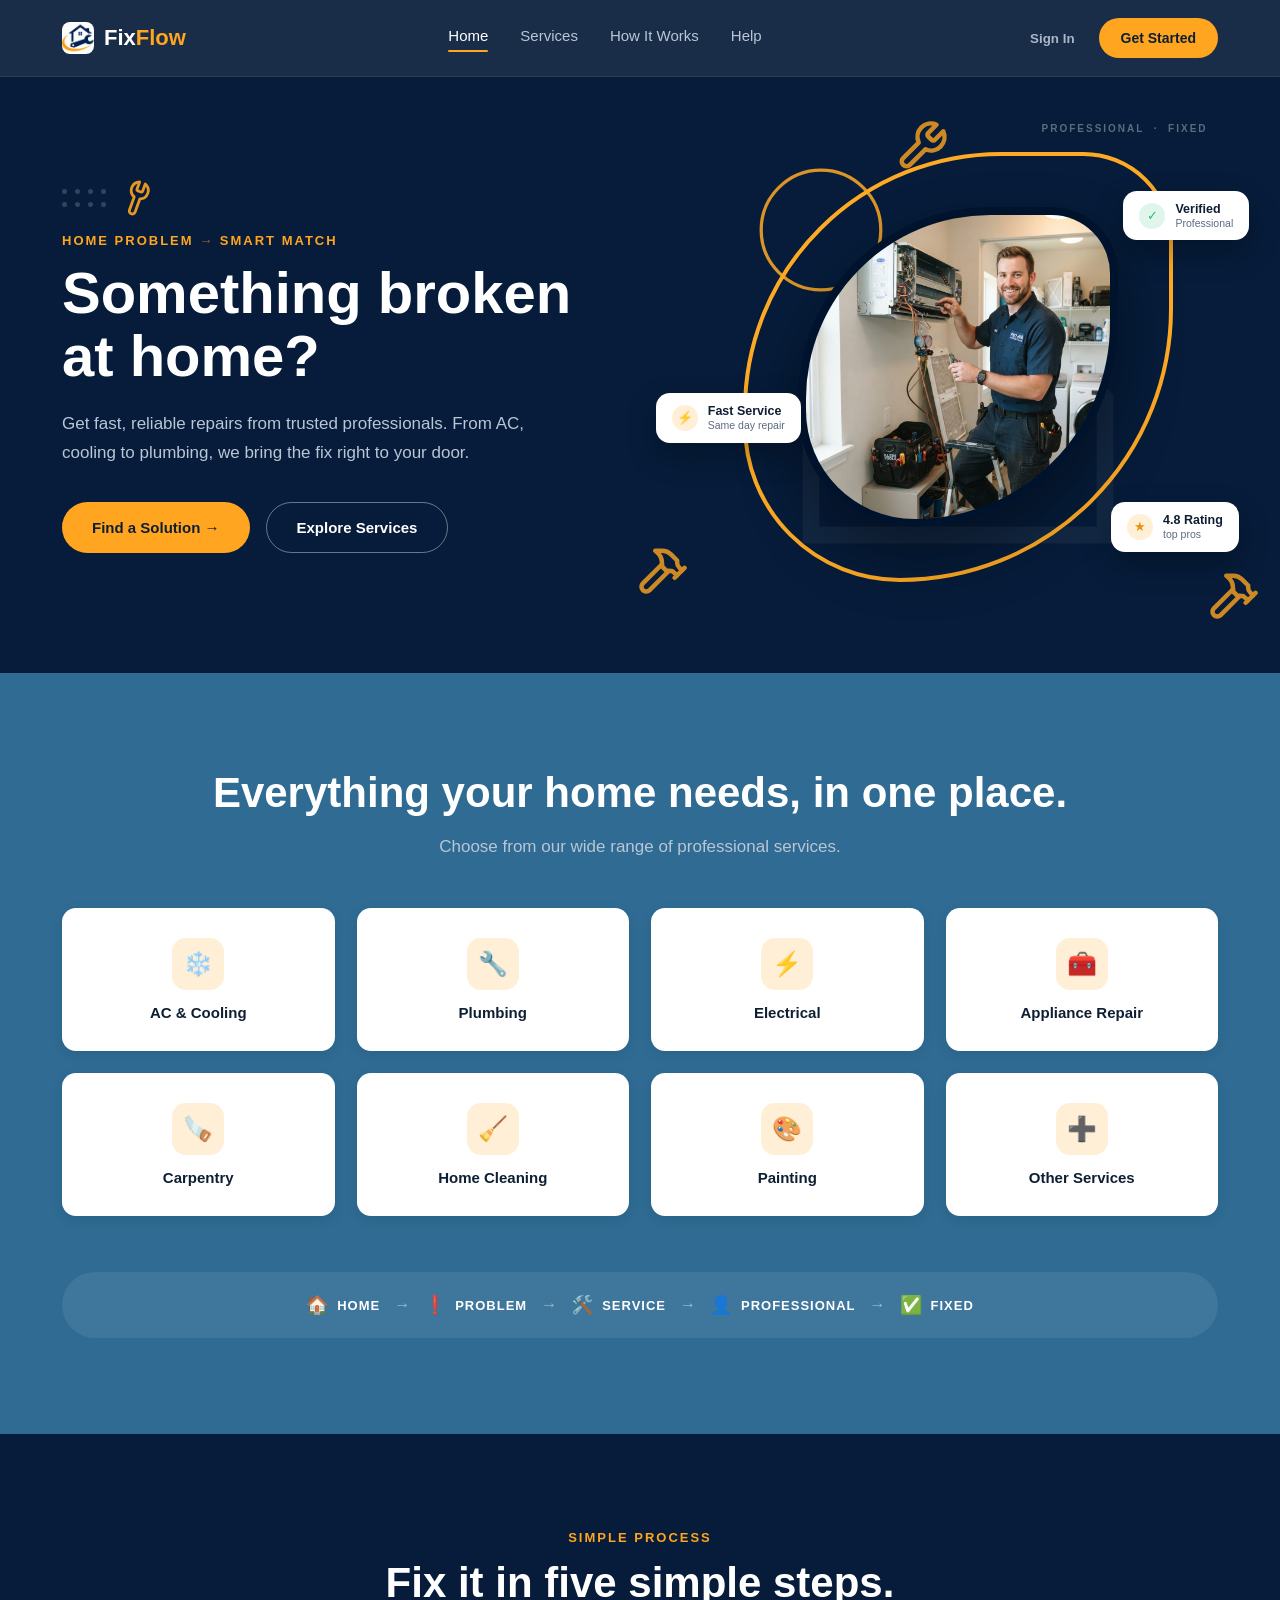
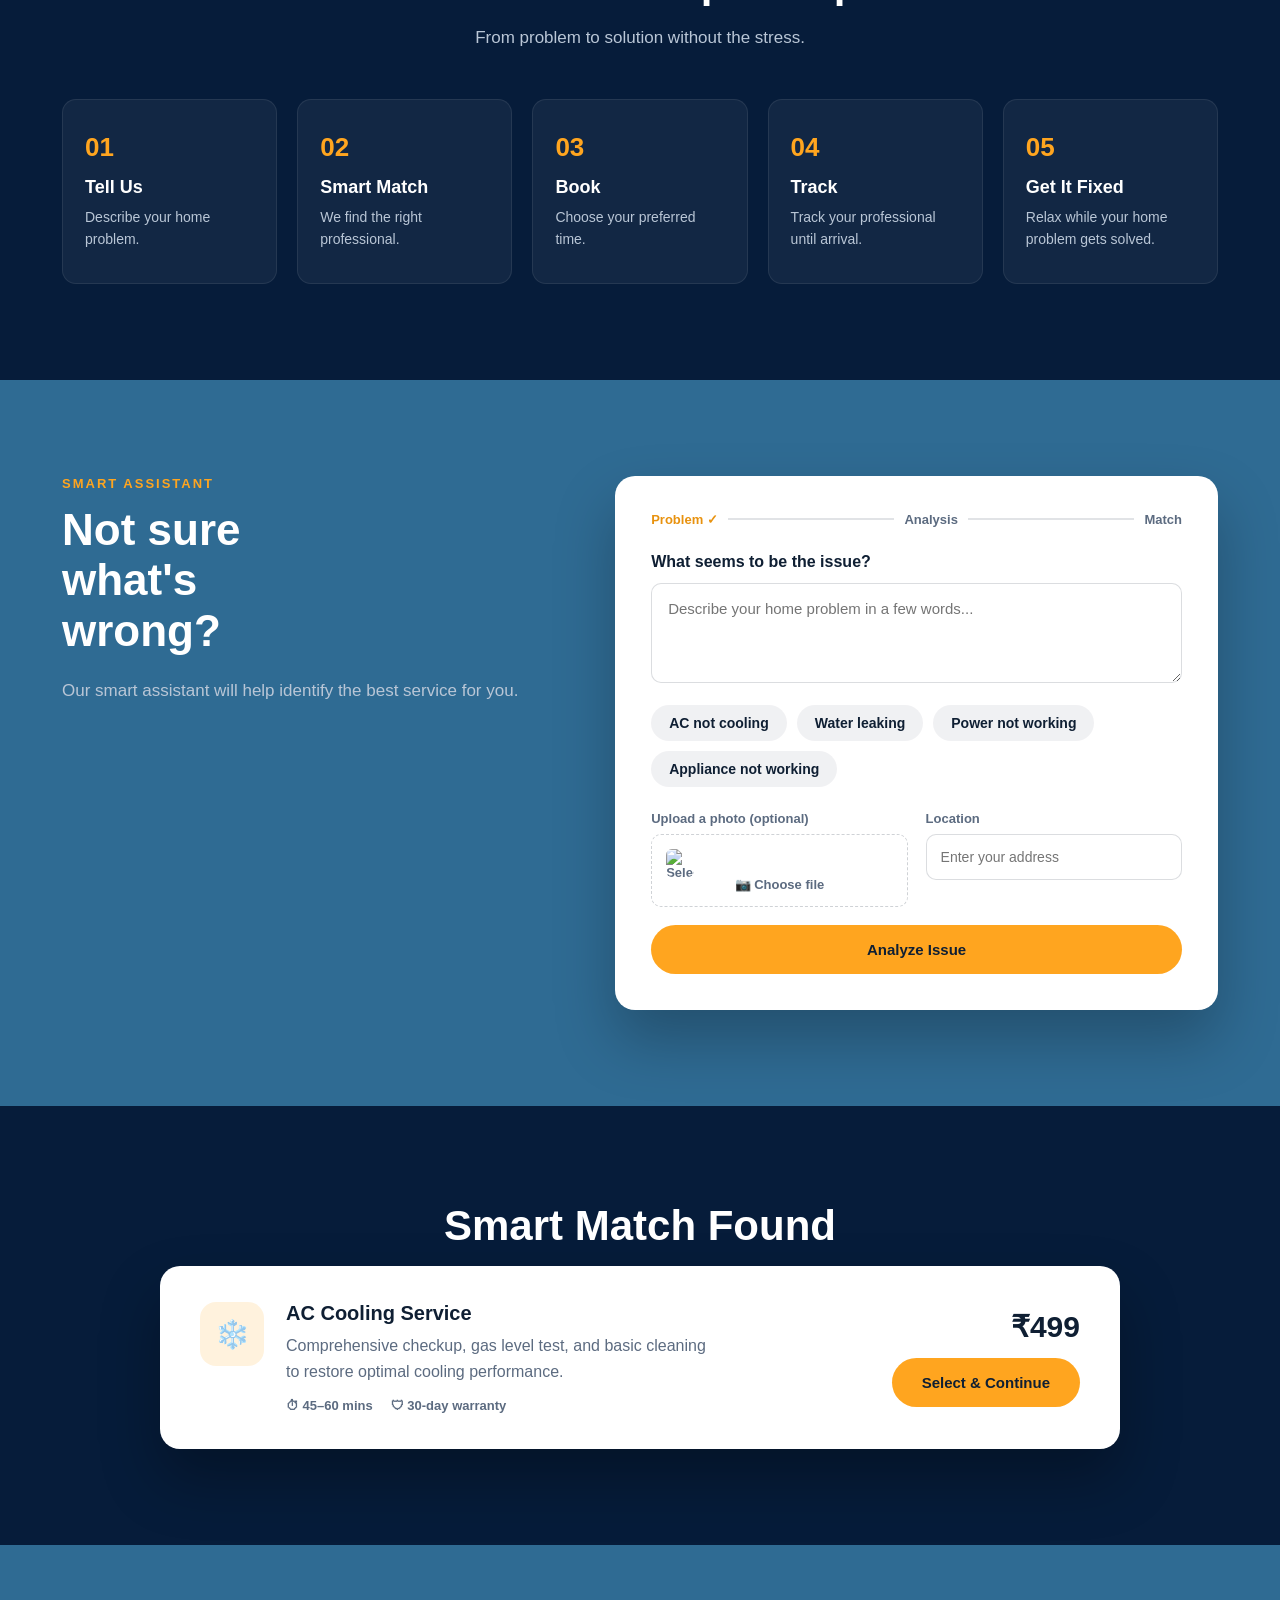
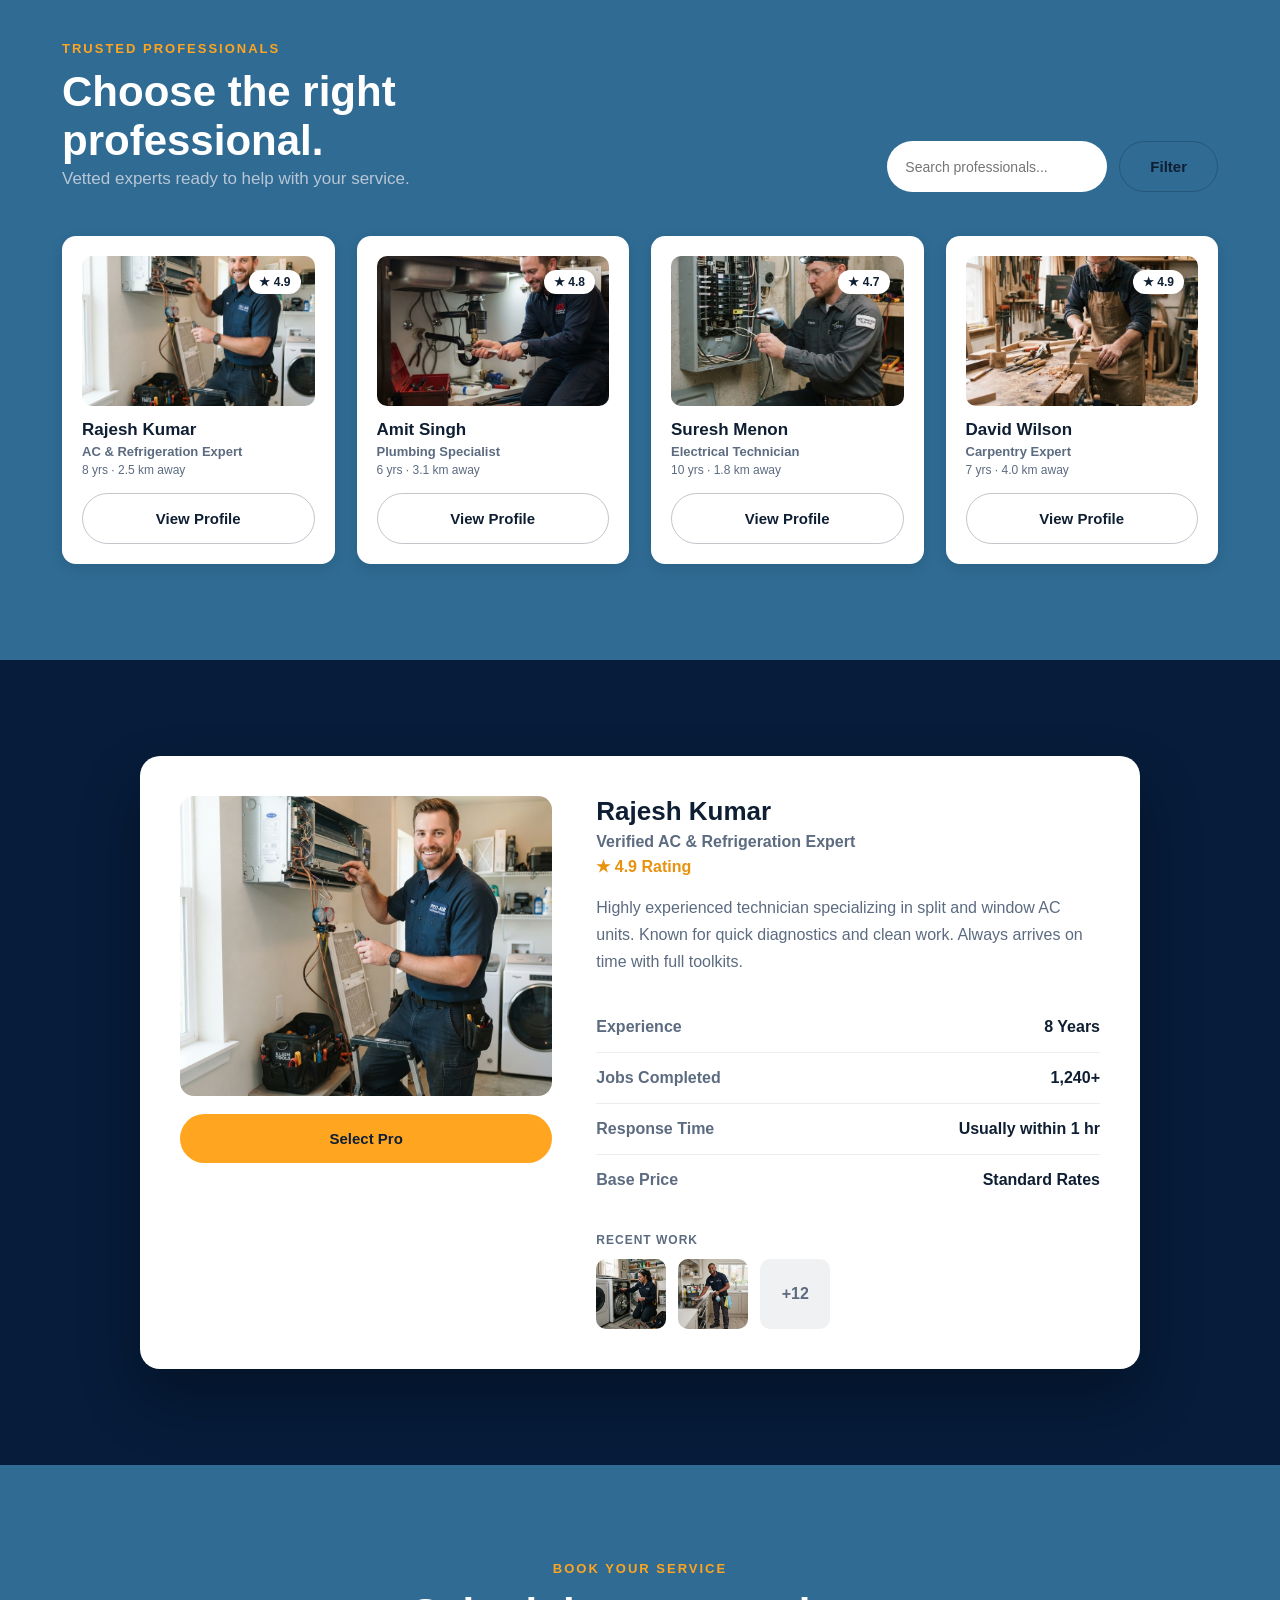
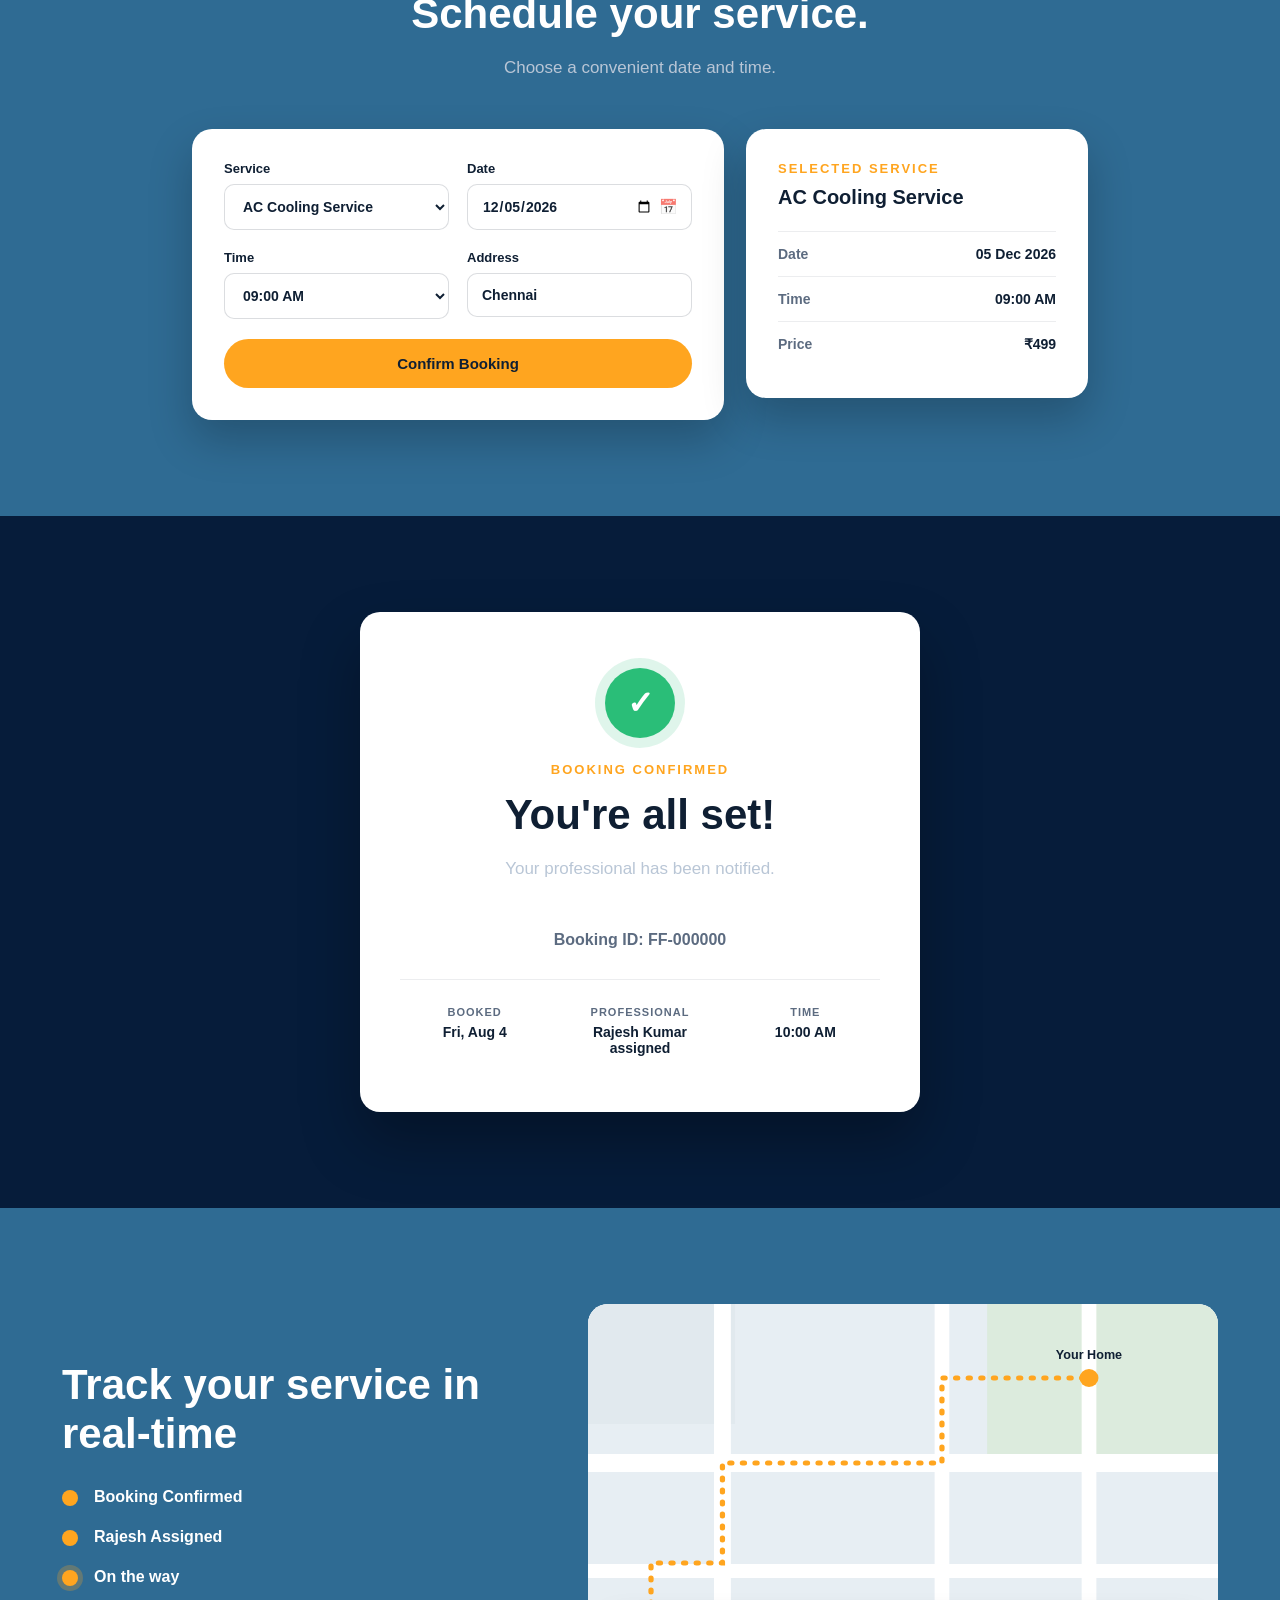
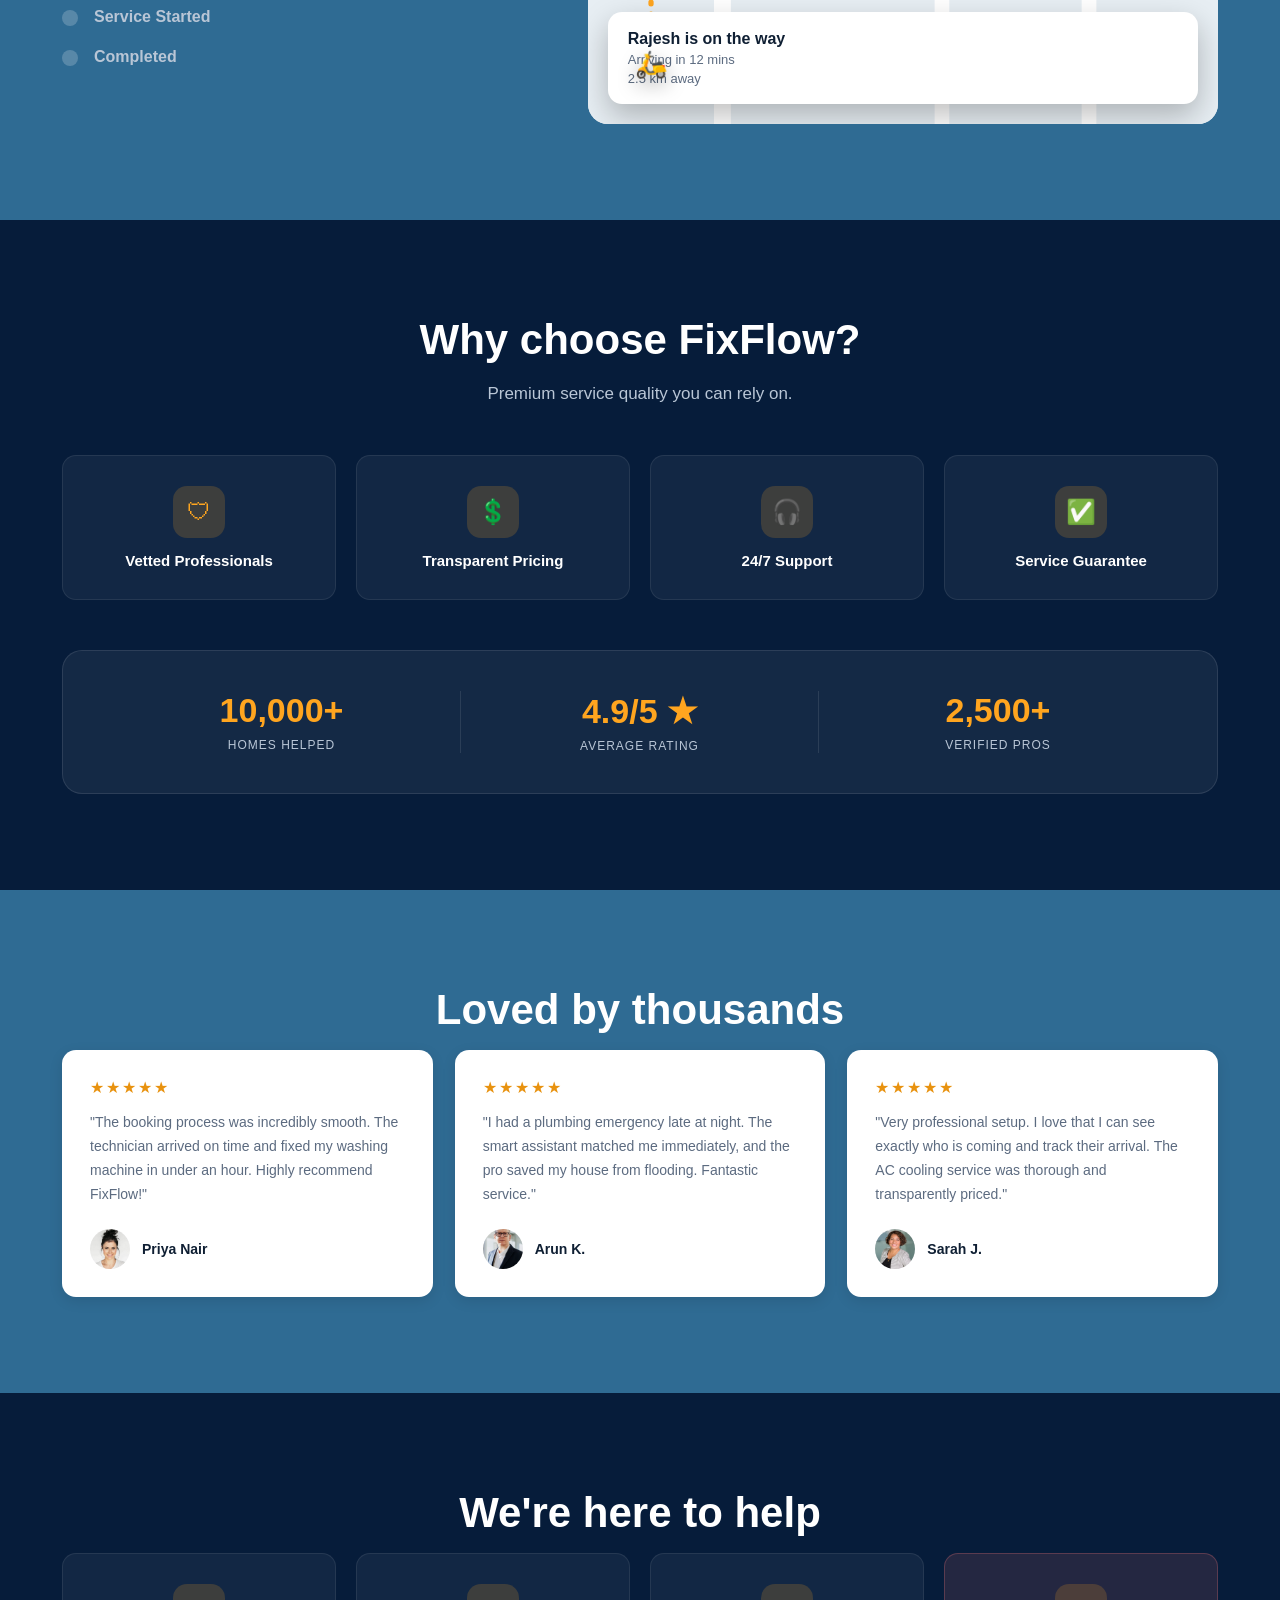
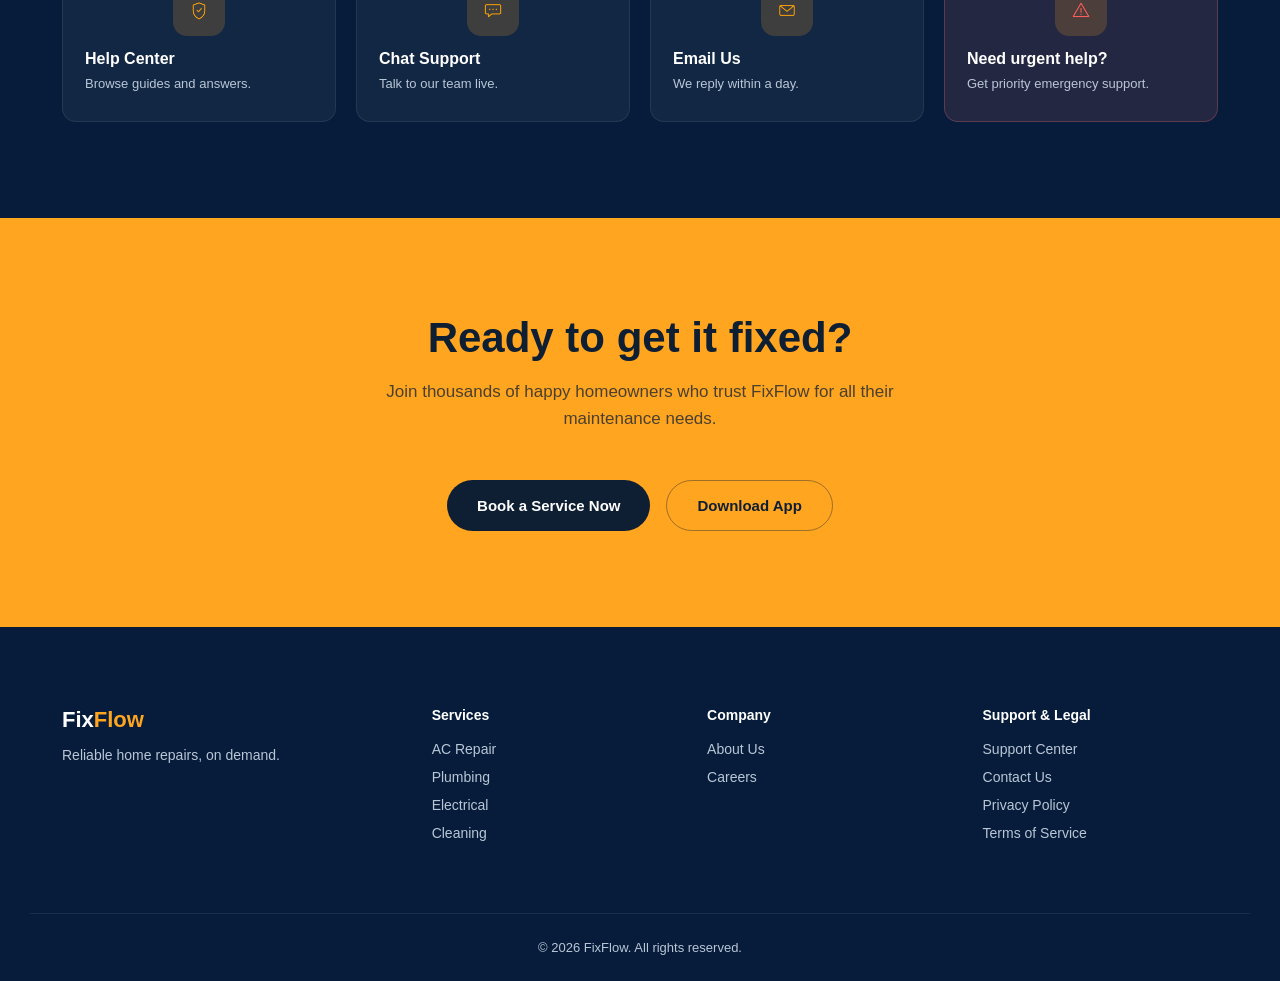
<file: project-folder/index.html>
<!DOCTYPE html>
<html lang="en">
<head>
<meta charset="UTF-8">
<meta name="viewport" content="width=device-width, initial-scale=1.0">
<title>FixFlow — Home Repairs, Simplified</title>
<link rel="stylesheet" href="css/style.css">
</head>
<body>



<!-- NAV -->
<header class="site-nav" id="top">
  <div class="wrap nav-inner">
    <a href="#top" class="logo-link">
      <img src="assets/images/logo.jpg" alt="FixFlow logo" class="logo-img">
      <span class="logo">Fix<span>Flow</span></span>
    </a>
    <nav class="nav-links">
      <a href="#top" class="active">Home</a>
      <a href="#services">Services</a>
      <a href="#process">How It Works</a>
      <a href="#support">Help</a>
    </nav>
    <div class="nav-actions">
      <button class="link-btn" id="signInBtn">Sign In</button>
      <button class="btn btn-orange" id="getStartedBtn">Get Started</button>
    </div>


    <button class="mobile-menu-btn" id="mobileMenuBtn" aria-label="Open menu" aria-expanded="false">
      <span></span><span></span><span></span>
    </button>
  </div>

  <div class="mobile-menu-panel" id="mobileMenuPanel">
    <a href="#top" class="active">Home</a>
    <a href="#services">Services</a>
    <a href="#process">How It Works</a>
    <a href="#support">Help</a>
    <div class="mobile-menu-actions">
      <button class="link-btn" id="mobileSignInBtn">Sign In</button>
      <button class="btn btn-orange full" id="mobileGetStartedBtn">Get Started</button>
    </div>
  </div>
</header>

<!-- 01 HERO — NAVY -->
<section class="section navy hero" id="hero">
  <div class="wrap hero-grid">
    <div class="hero-copy">

      <div class="hero-deco-row">
        <div class="hero-dots" aria-hidden="true">
          <span></span><span></span><span></span><span></span>
          <span></span><span></span><span></span><span></span>
        </div>
        <svg class="hero-wrench" viewBox="0 0 24 24" fill="none" stroke="#FFA51F" stroke-width="2" stroke-linecap="round" stroke-linejoin="round" aria-hidden="true">
          <path d="M14.7 6.3a1 1 0 0 0 0 1.4l1.6 1.6a1 1 0 0 0 1.4 0l3.77-3.77a6 6 0 0 1-7.94 7.94l-6.91 6.91a2.12 2.12 0 0 1-3-3l6.91-6.91a6 6 0 0 1 7.94-7.94l-3.76 3.76z"></path>
        </svg>
      </div>
      <p class="eyebrow">HOME PROBLEM <span class="eyebrow-arrow">→</span> SMART MATCH</p>
      <h1>Something broken<br>at home?</h1>
      <p class="hero-sub">Get fast, reliable repairs from trusted professionals. From AC, cooling to plumbing, we bring the fix right to your door.</p>

      <div class="hero-btns">
        <button class="btn btn-orange" id="findSolutionBtn">Find a Solution →</button>
        <button class="btn btn-outline" id="exploreServicesBtn">Explore Services</button>
      </div>
    </div>
    <div class="hero-art">
      <p class="hero-process-label">PROFESSIONAL &nbsp;·&nbsp; FIXED</p>


      <svg class="hero-deco hero-deco-1" viewBox="0 0 24 24" fill="none" stroke="#FFA51F" stroke-width="2" stroke-linecap="round" stroke-linejoin="round" aria-hidden="true">
        <path d="M14.7 6.3a1 1 0 0 0 0 1.4l1.6 1.6a1 1 0 0 0 1.4 0l3.77-3.77a6 6 0 0 1-7.94 7.94l-6.91 6.91a2.12 2.12 0 0 1-3-3l6.91-6.91a6 6 0 0 1 7.94-7.94l-3.76 3.76z"></path>
      </svg>
      <svg class="hero-deco hero-deco-2" viewBox="0 0 24 24" fill="none" stroke="#FFA51F" stroke-width="2" stroke-linecap="round" stroke-linejoin="round" aria-hidden="true">
        <path d="m15 12-8.5 8.5a2.119 2.119 0 1 1-3-3L12 9"></path>
        <path d="M17.64 15 22 10.64"></path>
        <path d="m20.91 11.7-1.25-1.25c-.6-.6-.93-1.4-.93-2.25v-.86L16.01 4.6a5.56 5.56 0 0 0-3.94-1.64H9l.92.82A6.18 6.18 0 0 1 12 8.4v1.56l2 2h2.47l2.26 1.91"></path>
      </svg>
      <svg class="hero-deco hero-deco-3" viewBox="0 0 24 24" fill="none" stroke="#FFA51F" stroke-width="2" stroke-linecap="round" stroke-linejoin="round" aria-hidden="true">
        <path d="m15 12-8.5 8.5a2.119 2.119 0 1 1-3-3L12 9"></path>
        <path d="M17.64 15 22 10.64"></path>
        <path d="m20.91 11.7-1.25-1.25c-.6-.6-.93-1.4-.93-2.25v-.86L16.01 4.6a5.56 5.56 0 0 0-3.94-1.64H9l.92.82A6.18 6.18 0 0 1 12 8.4v1.56l2 2h2.47l2.26 1.91"></path>
      </svg>

      <!-- faint house-outline watermark sitting behind the ring -->
      <svg class="hero-house-shape" viewBox="0 0 400 400" aria-hidden="true">
        <path d="M60 230 L200 100 L340 230 L340 360 L60 360 Z" fill="none" stroke="rgba(255,255,255,0.05)" stroke-width="16"></path>
      </svg>


      <div class="hero-ring-shape">

        <svg class="hero-accent-circle" viewBox="0 0 100 100" aria-hidden="true">
          <circle cx="50" cy="50" r="46" fill="none" stroke="#FFAA24" stroke-width="2.5" opacity="0.85"></circle>
        </svg>
      </div>


      <img class="hero-img" src="assets/images/Rajesh Kumar.png" alt="Professional technician">
      <div class="badge badge-verified float-slow">
        <span class="badge-ic badge-ic-green">✓</span>
        <span class="badge-text"><strong>Verified</strong><small>Professional</small></span>
      </div>
      <div class="badge badge-fast float-slow2">
        <span class="badge-ic badge-ic-orange">⚡</span>
        <span class="badge-text"><strong>Fast Service</strong><small>Same day repair</small></span>
      </div>
      <div class="badge badge-rating float-slow3">
        <span class="badge-ic badge-ic-orange">★</span>
        <span class="badge-text"><strong>4.8 Rating</strong><small>top pros</small></span>
      </div>
    </div>
  </div>
</section>

<!-- 02 SERVICES — BLUE -->
<section class="section blue" id="services">
  <div class="wrap">
    <h2 class="sec-title center">Everything your home needs, in one place.</h2>
    <p class="sec-sub center">Choose from our wide range of professional services.</p>

    <div class="services-grid" id="servicesGrid">
      <div class="service-card" data-service="AC & Cooling"><div class="s-icon">❄️</div><span>AC &amp; Cooling</span></div>
      <div class="service-card" data-service="Plumbing"><div class="s-icon">🔧</div><span>Plumbing</span></div>
      <div class="service-card" data-service="Electrical"><div class="s-icon">⚡</div><span>Electrical</span></div>
      <div class="service-card" data-service="Appliance Repair"><div class="s-icon">🧰</div><span>Appliance Repair</span></div>
      <div class="service-card" data-service="Carpentry"><div class="s-icon">🪚</div><span>Carpentry</span></div>
      <div class="service-card" data-service="Home Cleaning"><div class="s-icon">🧹</div><span>Home Cleaning</span></div>
      <div class="service-card" data-service="Painting"><div class="s-icon">🎨</div><span>Painting</span></div>
      <div class="service-card" data-service="Other Services"><div class="s-icon">➕</div><span>Other Services</span></div>
    </div>

    <div class="process-bar">
      <div class="p-step"><span class="p-icon">🏠</span><span>HOME</span></div>
      <div class="p-arrow">→</div>
      <div class="p-step"><span class="p-icon">❗</span><span>PROBLEM</span></div>
      <div class="p-arrow">→</div>
      <div class="p-step"><span class="p-icon">🛠️</span><span>SERVICE</span></div>
      <div class="p-arrow">→</div>
      <div class="p-step"><span class="p-icon">👤</span><span>PROFESSIONAL</span></div>
      <div class="p-arrow">→</div>
      <div class="p-step"><span class="p-icon">✅</span><span>FIXED</span></div>
    </div>
  </div>
</section>

<!-- 03 SIMPLE PROCESS — NAVY -->
<section class="section navy" id="process">
  <div class="wrap">
    <p class="eyebrow center">SIMPLE PROCESS</p>
    <h2 class="sec-title center">Fix it in five simple steps.</h2>
    <p class="sec-sub center">From problem to solution without the stress.</p>

    <div class="steps-grid">
      <div class="step-card">
        <div class="step-num">01</div>
        <h3>Tell Us</h3>
        <p>Describe your home problem.</p>
      </div>
      <div class="step-card">
        <div class="step-num">02</div>
        <h3>Smart Match</h3>
        <p>We find the right professional.</p>
      </div>
      <div class="step-card">
        <div class="step-num">03</div>
        <h3>Book</h3>
        <p>Choose your preferred time.</p>
      </div>
      <div class="step-card">
        <div class="step-num">04</div>
        <h3>Track</h3>
        <p>Track your professional until arrival.</p>
      </div>
      <div class="step-card">
        <div class="step-num">05</div>
        <h3>Get It Fixed</h3>
        <p>Relax while your home problem gets solved.</p>
      </div>
    </div>
  </div>
</section>

<!-- 04 SMART ASSISTANT — BLUE -->
<section class="section blue" id="assistant">
  <div class="wrap assistant-grid">
    <div class="assistant-copy">
      <p class="eyebrow">SMART ASSISTANT</p>
      <h2>Not sure<br>what's<br>wrong?</h2>
      <p class="hero-sub">Our smart assistant will help identify the best service for you.</p>
    </div>

    <div class="assistant-card">
      <div class="assistant-progress">
        <span class="ap-step ap-done">Problem ✓</span>
        <span class="ap-line"></span>
        <span class="ap-step">Analysis</span>
        <span class="ap-line"></span>
        <span class="ap-step">Match</span>
      </div>

      <h4>What seems to be the issue?</h4>
      <textarea id="issueText" placeholder="Describe your home problem in a few words..."></textarea>

      <div class="chip-row" id="chipRow">
        <button class="chip" data-issue="AC not cooling">AC not cooling</button>
        <button class="chip" data-issue="Water leaking">Water leaking</button>
        <button class="chip" data-issue="Power not working">Power not working</button>
        <button class="chip" data-issue="Appliance not working">Appliance not working</button>
      </div>

      <div class="assistant-fields">
        <div class="field">
          <label for="issuePhotoInput">Upload a photo (optional)</label>
          <input type="file" id="issuePhotoInput" accept="image/*" hidden>
          <label class="upload-box" for="issuePhotoInput" id="uploadBoxLabel">
            <img id="uploadPreview" class="upload-preview" alt="Selected photo" hidden>
            <span id="uploadBoxText">📷 Choose file</span>
          </label>
        </div>
        <div class="field">
          <label for="issueLocation">Location</label>
          <input type="text" id="issueLocation" placeholder="Enter your address">
        </div>
      </div>

      <p class="assistant-error" id="assistantError">Please describe your issue or select one of the options above.</p>

      <button class="btn btn-orange full" id="analyzeBtn">Analyze Issue</button>
    </div>
  </div>
</section>

<!-- 05 SMART MATCH — NAVY -->
<section class="section navy" id="match">
  <div class="wrap">
    <h2 class="sec-title center">Smart Match Found</h2>

    <div class="match-card">
      <div class="match-left">
        <div class="match-icon">❄️</div>
        <div>
          <h3>AC Cooling Service</h3>
          <p>Comprehensive checkup, gas level test, and basic cleaning to restore optimal cooling performance.</p>
          <div class="match-meta">
            <span>⏱ 45–60 mins</span>
            <span>🛡 30-day warranty</span>
          </div>
        </div>
      </div>
      <div class="match-right">
        <div class="match-price">₹499</div>
        <button class="btn btn-orange" id="selectContinueBtn">Select &amp; Continue</button>
      </div>
    </div>
  </div>
</section>

<!-- 06 TRUSTED PROFESSIONALS — BLUE -->
<section class="section blue" id="professionals">
  <div class="wrap">
    <div class="pros-head">
      <div>
        <p class="eyebrow">TRUSTED PROFESSIONALS</p>
        <h2 class="sec-title">Choose the right<br>professional.</h2>
        <p class="sec-sub">Vetted experts ready to help with your service.</p>
      </div>
      <div class="pros-controls">
        <input type="text" id="proSearch" placeholder="Search professionals...">
        <button class="btn btn-outline-dark" id="proFilterBtn">Filter</button>
      </div>
    </div>

    <div class="pros-grid" id="prosGrid">

      <div class="pro-card" data-name="Rajesh Kumar">
        <img src="assets/images/Rajesh Kumar.png" alt="Rajesh Kumar">
        <div class="pro-rating">★ 4.9</div>
        <h4>Rajesh Kumar</h4>
        <p class="pro-role">AC &amp; Refrigeration Expert</p>
        <p class="pro-meta">8 yrs · 2.5 km away</p>
        <button class="btn btn-outline-dark full view-profile-btn" data-pro="Rajesh Kumar">View Profile</button>
      </div>
      <div class="pro-card" data-name="Amit Singh">
        <img src="assets/images/Amit Singh.jpg" alt="Amit Singh">
        <div class="pro-rating">★ 4.8</div>
        <h4>Amit Singh</h4>
        <p class="pro-role">Plumbing Specialist</p>
        <p class="pro-meta">6 yrs · 3.1 km away</p>
        <button class="btn btn-outline-dark full view-profile-btn" data-pro="Amit Singh">View Profile</button>
      </div>
      <div class="pro-card" data-name="Suresh Menon">
        <img src="assets/images/Suresh Menon.jpg" alt="Suresh Menon">
        <div class="pro-rating">★ 4.7</div>
        <h4>Suresh Menon</h4>
        <p class="pro-role">Electrical Technician</p>
        <p class="pro-meta">10 yrs · 1.8 km away</p>
        <button class="btn btn-outline-dark full view-profile-btn" data-pro="Suresh Menon">View Profile</button>
      </div>
      <div class="pro-card" data-name="David Wilson">
        <img src="assets/images/David Wilson.jpg" alt="David Wilson">
        <div class="pro-rating">★ 4.9</div>
        <h4>David Wilson</h4>
        <p class="pro-role">Carpentry Expert</p>
        <p class="pro-meta">7 yrs · 4.0 km away</p>
        <button class="btn btn-outline-dark full view-profile-btn" data-pro="David Wilson">View Profile</button>
      </div>
    </div>
  </div>
</section>

<!-- 07 PROFESSIONAL DETAIL — NAVY -->
<section class="section navy" id="proDetail">
  <div class="wrap">
    <div class="detail-card">
      <div class="detail-left">

        <img src="assets/images/Rajesh Kumar.png" alt="Rajesh Kumar" id="detailPhoto">
        <button class="btn btn-orange full" id="selectProBtn">Select Pro</button>
      </div>
      <div class="detail-right">
        <h3 id="detailName">Rajesh Kumar</h3>
        <p class="detail-role" id="detailRole">Verified AC &amp; Refrigeration Expert</p>
        <p class="detail-rating">★ <span id="detailRating">4.9</span> Rating</p>
        <p class="detail-desc" id="detailDesc">Highly experienced technician specializing in split and window AC units. Known for quick diagnostics and clean work. Always arrives on time with full toolkits.</p>

        <table class="detail-table">
          <tr><td>Experience</td><td id="detailExperience">8 Years</td></tr>
          <tr><td>Jobs Completed</td><td id="detailJobs">1,240+</td></tr>
          <tr><td>Response Time</td><td id="detailResponse">Usually within 1 hr</td></tr>
          <tr><td>Base Price</td><td id="detailPrice">Standard Rates</td></tr>
        </table>

        <p class="recent-work-label">RECENT WORK</p>
        <div class="recent-work-row">
          <img src="assets/images/recent1.png" alt="Recent work" id="detailWork1">
          <img src="assets/images/recent2.png" alt="Recent work" id="detailWork2">
          <div class="recent-more" id="detailMoreCount">+12</div>
        </div>
      </div>
    </div>
  </div>
</section>

<!-- 08 BOOK YOUR SERVICE — BLUE -->
<section class="section blue" id="booking">
  <div class="wrap center booking-header">
    <p class="eyebrow center">BOOK YOUR SERVICE</p>
    <h2 class="sec-title center">Schedule your service.</h2>
    <p class="sec-sub center">Choose a convenient date and time.</p>
  </div>

  <div class="wrap booking-grid-v2">
    <div class="booking-form-card">
      <div class="form-row">
        <div class="field">
          <label for="bookingService">Service</label>
          <select id="bookingService">
            <option value="AC Cooling Service" data-price="499">AC Cooling Service</option>
            <option value="Plumbing Service" data-price="349">Plumbing Service</option>
            <option value="Electrical Service" data-price="399">Electrical Service</option>
            <option value="Appliance Repair" data-price="449">Appliance Repair</option>
            <option value="Carpentry Service" data-price="399">Carpentry Service</option>
            <option value="Home Cleaning" data-price="599">Home Cleaning</option>
            <option value="Painting Service" data-price="1299">Painting Service</option>
            <option value="Other Service" data-price="299">Other Service</option>
          </select>
        </div>
        <div class="field">
          <label for="bookingDate">Date</label>
          <div class="input-icon-wrap">
            <input type="date" id="bookingDate">
            <span class="input-icon-glyph">📅</span>
          </div>
        </div>
      </div>

      <div class="form-row">
        <div class="field">
          <label for="bookingTime">Time</label>
          <select id="bookingTime">
            <option>09:00 AM</option>
            <option>10:00 AM</option>
            <option>11:30 AM</option>
            <option>01:00 PM</option>
            <option>02:30 PM</option>
            <option>04:00 PM</option>
          </select>
        </div>
        <div class="field">
          <label for="bookingAddress">Address</label>
          <input type="text" id="bookingAddress" placeholder="Enter your address" value="Chennai">
        </div>
      </div>

      <button class="btn btn-orange full" id="confirmBookingBtn">Confirm Booking</button>
    </div>

    <div class="booking-summary-card">
      <p class="eyebrow">SELECTED SERVICE</p>
      <h3 id="summaryServiceName">AC Cooling Service</h3>

      <div class="summary-line"><span>Date</span><span id="summaryDate">—</span></div>
      <div class="summary-line"><span>Time</span><span id="summaryTime">09:00 AM</span></div>
      <div class="summary-line"><span>Price</span><span id="summaryPrice">₹499</span></div>
    </div>
  </div>
</section>

<!-- 09 BOOKING CONFIRMED — NAVY -->
<section class="section navy" id="confirmed">
  <div class="wrap">
    <div class="confirmed-card">
      <div class="confirmed-icon">✓</div>
      <p class="eyebrow center">BOOKING CONFIRMED</p>
      <h2 class="sec-title center">You're all set!</h2>
      <p class="sec-sub center">Your professional has been notified.</p>
      <p class="booking-id">Booking ID: <span id="bookingId">FF-000000</span></p>

      <div class="confirmed-info">
        <div>
          <span class="ci-label">Booked</span>
          <span class="ci-value" id="confBookedDate">Fri, Aug 4</span>
        </div>
        <div>
          <span class="ci-label">Professional</span>
          <span class="ci-value" id="confPro">Rajesh Kumar assigned</span>
        </div>
        <div>
          <span class="ci-label">Time</span>
          <span class="ci-value" id="confTime">10:00 AM</span>
        </div>
      </div>
    </div>
  </div>
</section>

<!-- 10 LIVE TRACKING — BLUE -->
<section class="section blue" id="tracking">
  <div class="wrap tracking-grid">
    <div class="tracking-left">
      <h2 class="sec-title">Track your service in real-time</h2>
      <ul class="timeline" id="timeline">
        <li class="tl-done">Booking Confirmed</li>
        <li class="tl-done">Rajesh Assigned</li>
        <li class="tl-active">On the way</li>
        <li>Service Started</li>
        <li>Completed</li>
      </ul>
    </div>

    <div class="tracking-right">
      <div class="map-wrap" id="mapWrap">
        <svg class="map-svg" viewBox="0 0 600 420" preserveAspectRatio="none" xmlns="http://www.w3.org/2000/svg">
          <rect x="0" y="0" width="600" height="420" fill="#E7EEF3"></rect>
          <rect x="380" y="0" width="220" height="150" fill="#DCEBDD"></rect>
          <rect x="0" y="0" width="140" height="120" fill="#E1E9EE"></rect>

          <rect x="0" y="150" width="600" height="18" fill="#FFFFFF"></rect>
          <rect x="0" y="260" width="600" height="14" fill="#FFFFFF"></rect>
          <rect x="120" y="0" width="16" height="420" fill="#FFFFFF"></rect>
          <rect x="330" y="0" width="14" height="420" fill="#FFFFFF"></rect>
          <rect x="470" y="0" width="14" height="420" fill="#FFFFFF"></rect>

          <path id="routePath" d="M 60 360 L 60 259 L 128 259 L 128 159 L 337 159 L 337 74 L 477 74"
                fill="none" stroke="#FFA51F" stroke-width="5" stroke-dasharray="2 10" stroke-linecap="round"></path>

          <circle cx="60" cy="360" r="7" fill="#0F1F33"></circle>
          <text x="72" y="364" font-size="12" font-weight="700" fill="#0F1F33">Start</text>

          <circle cx="477" cy="74" r="9" fill="#FFA51F"></circle>
          <text x="477" y="55" font-size="12" font-weight="700" fill="#0F1F33" text-anchor="middle">Your Home</text>
        </svg>

        <div class="map-marker" id="mapMarker">🛵</div>

        <div class="map-card">
          <strong id="trackName">Rajesh is on the way</strong>
          <p id="trackEta">Arriving in <span id="etaMins">12</span> mins</p>
          <p id="trackDistance"><span id="distKm">2.5</span> km away</p>
        </div>
      </div>
    </div>
  </div>
</section>

<!-- 11 WHY CHOOSE FIXFLOW — NAVY -->
<section class="section navy" id="why">
  <div class="wrap">
    <h2 class="sec-title center">Why choose FixFlow?</h2>
    <p class="sec-sub center">Premium service quality you can rely on.</p>

    <div class="why-grid">
      <div class="why-card"><div class="s-icon">🛡</div><h4>Vetted Professionals</h4></div>
      <div class="why-card"><div class="s-icon">💲</div><h4>Transparent Pricing</h4></div>
      <div class="why-card"><div class="s-icon">🎧</div><h4>24/7 Support</h4></div>
      <div class="why-card"><div class="s-icon">✅</div><h4>Service Guarantee</h4></div>
    </div>

    <div class="stats-card">
      <div class="stat"><span class="stat-num">10,000+</span><span class="stat-label">HOMES HELPED</span></div>
      <div class="stat"><span class="stat-num">4.9/5 ★</span><span class="stat-label">AVERAGE RATING</span></div>
      <div class="stat"><span class="stat-num">2,500+</span><span class="stat-label">VERIFIED PROS</span></div>
    </div>
  </div>
</section>

<!-- 12 LOVED BY THOUSANDS — BLUE -->
<section class="section blue" id="testimonials">
  <div class="wrap">
    <h2 class="sec-title center">Loved by thousands</h2>

    <div class="testimonial-grid">
      <div class="testimonial-card">
        <div class="t-rating">★★★★★</div>
        <p>"The booking process was incredibly smooth. The technician arrived on time and fixed my washing machine in under an hour. Highly recommend FixFlow!"</p>
        <div class="t-person"><img src="assets/images/priya.jpg" alt="Customer"><span>Priya Nair</span></div>
      </div>
      <div class="testimonial-card">
        <div class="t-rating">★★★★★</div>
        <p>"I had a plumbing emergency late at night. The smart assistant matched me immediately, and the pro saved my house from flooding. Fantastic service."</p>
        <div class="t-person"><img src="assets/images/Arun.jpg" alt="Customer"><span>Arun K.</span></div>
      </div>
      <div class="testimonial-card">
        <div class="t-rating">★★★★★</div>
        <p>"Very professional setup. I love that I can see exactly who is coming and track their arrival. The AC cooling service was thorough and transparently priced."</p>
        <div class="t-person"><img src="assets/images/sarah.jpg" alt="Customer"><span>Sarah J.</span></div>
      </div>
    </div>
  </div>
</section>

<!-- 13 SUPPORT — NAVY -->
<section class="section navy" id="support">
  <div class="wrap">
    <h2 class="sec-title center">We're here to help</h2>
    <div class="support-grid">
      <div class="support-card" id="helpCenterCard">
        <div class="s-icon"><img src="assets/icons/help_center_transparent.png" alt="Help Center icon"></div>
        <h4>Help Center</h4>
        <p>Browse guides and answers.</p>
      </div>
      <div class="support-card" id="chatSupportCard">
        <div class="s-icon"><img src="assets/icons/chat_support_transparent.png" alt="Chat Support icon"></div>
        <h4>Chat Support</h4>
        <p>Talk to our team live.</p>
      </div>
      <div class="support-card" id="emailUsCard">
        <div class="s-icon"><img src="assets/icons/email_us_transparent.png" alt="Email icon"></div>
        <h4>Email Us</h4>
        <p>We reply within a day.</p>
      </div>
      <div class="support-card support-emergency" id="emergencyCard">
        <div class="s-icon"><img src="assets/icons/need_urgent_help_transparent.png" alt="Emergency icon"></div>
        <h4>Need urgent help?</h4>
        <p>Get priority emergency support.</p>
      </div>
    </div>
  </div>
</section>

<!-- 14 READY TO GET IT FIXED — ORANGE -->
<section class="section orange" id="cta">
  <div class="wrap center">
    <h2 class="sec-title dark">Ready to get it fixed?</h2>
    <p class="sec-sub dark center">Join thousands of happy homeowners who trust FixFlow for all their maintenance needs.</p>
    <div class="hero-btns center">
      <button class="btn btn-dark" id="bookNowBtn">Book a Service Now</button>
      <button class="btn btn-outline-dark2" id="downloadAppBtn">Download App</button>
    </div>
  </div>
</section>

<!-- 15 FOOTER — NAVY -->
<footer class="section navy footer">
  <div class="wrap footer-grid">
    <div>
      <div class="logo">Fix<span>Flow</span></div>
      <p class="footer-tag">Reliable home repairs, on demand.</p>
    </div>
    <div>
      <h5>Services</h5>
      <a href="#services">AC Repair</a>
      <a href="#services">Plumbing</a>
      <a href="#services">Electrical</a>
      <a href="#services">Cleaning</a>
    </div>
    <div>
      <h5>Company</h5>
      <a href="#">About Us</a>
      <a href="#">Careers</a>
    </div>
    <div>
      <h5>Support &amp; Legal</h5>
      <a href="#support">Support Center</a>
      <a href="#">Contact Us</a>
      <a href="#">Privacy Policy</a>
      <a href="#">Terms of Service</a>
    </div>
  </div>
  <div class="footer-bottom">© 2026 FixFlow. All rights reserved.</div>
</footer>

<!-- SIGN IN MODAL -->
<div class="modal-overlay" id="signInModal">
  <div class="modal-box">
    <button class="modal-close" id="closeSignIn">×</button>
    <h3>Sign In</h3>
    <input type="text" placeholder="Email address">
    <input type="password" placeholder="Password">
    <button class="btn btn-orange full" id="modalSignInBtn">Sign In</button>
  </div>
</div>

<script src="js/script.js"></script>
</body>
</html>
</file>
<file: project-folder/css/style.css>
:root{
  --navy:#061C3A;          
  --navy-light:#0B2A52;    
  --blue:#2F6B93;          
  --blue-light:#3A7FAC;    
  --orange:#FFA51F;        
  --orange-dark:#E8920F;   
  --green:#2ABE78;         
  --green-dark:#1F9E62;    
  --white:#FFFFFF;
  --ink:#0F1F33;           
  --muted:#B9C6D6;         
  --muted-dark:#5C6B80;    

  --radius-lg:20px;        
  --radius-md:14px;        
  --radius-sm:10px;        

  --max-w:1220px;          

  --font-display: 'Poppins', 'Segoe UI', Arial, sans-serif; 
  --font-body: 'Inter', 'Segoe UI', Arial, sans-serif;       
}


/* ======================================================================
   2. GLOBAL RESETS
  
   ====================================================================== */
*{
  box-sizing:border-box; /* padding/border are included INSIDE an element's width, not added on top */
}
html{
  scroll-behavior:smooth; /* clicking a nav link scrolls smoothly instead of jumping */
}
body{
  margin:0;
  font-family:var(--font-body);
  color:var(--ink);
  background:var(--white);
  overflow-x:hidden; /* stops any accidental sideways scrollbar */
}
img{ max-width:100%; display:block; }
a{ text-decoration:none; color:inherit; }
button{ font-family:inherit; cursor:pointer; border:none; }
ul{ list-style:none; margin:0; padding:0; }
table{ border-collapse:collapse; }


/* ======================================================================
   3. LAYOUT HELPERS

   ====================================================================== */


.wrap{
  max-width:var(--max-w);
  margin:0 auto;
  padding:0 32px;
}


.section{
  padding:96px 0;
  position:relative;
}
.section.navy{ background:var(--navy); color:var(--white); }
.section.blue{ background:var(--blue); color:var(--white); }
.section.orange{ background:var(--orange); color:var(--ink); }

/* .center = just centers text. Add this class to any element. */
.center{ text-align:center; }


/* ======================================================================
   4. TEXT STYLES USED EVERYWHERE

   ====================================================================== */
.eyebrow{
  color:var(--orange);
  font-weight:700;
  letter-spacing:2px;
  font-size:13px;
  text-transform:uppercase;
  margin:0 0 14px;
}
.eyebrow.center{ text-align:center; }

.sec-title{
  font-family:var(--font-display);
  font-size:42px;
  font-weight:700;
  line-height:1.15;
  margin:0 0 16px;
}
.sec-title.dark{ color:var(--ink); } 

.sec-sub{
  font-size:17px;
  color:var(--muted);
  max-width:560px;
  margin:0 0 48px;
  line-height:1.6;
}
.sec-sub.center{ margin-left:auto; margin-right:auto; } 
.sec-sub.dark{ color:rgba(15,31,51,.75); }


/* ======================================================================
   5. BUTTONS

   ====================================================================== */
.btn{
  padding:16px 30px;
  border-radius:100px; 
  font-weight:600;
  font-size:15px;
  transition:transform .18s ease, box-shadow .18s ease, background .18s ease;
  display:inline-flex;
  align-items:center;
  gap:8px;
}
.btn:hover{ transform:translateY(-3px); } /* button lifts up slightly on hover */

.btn-orange{ background:var(--orange); color:var(--ink); }
.btn-orange:hover{ background:var(--orange-dark); box-shadow:0 10px 24px rgba(255,165,31,.35); }


.btn-success{
  background:var(--green) !important;
  color:var(--white) !important;
  cursor:default;
}
.btn-success:hover{ transform:none !important; } 

.btn-outline{ background:transparent; color:var(--white); border:1.5px solid rgba(255,255,255,.4); }
.btn-outline:hover{ border-color:var(--white); background:rgba(255,255,255,.08); }

.btn-outline-dark{ background:transparent; color:var(--ink); border:1.5px solid rgba(15,31,51,.25); }
.btn-outline-dark:hover{ border-color:var(--ink); background:rgba(15,31,51,.05); }

.btn-dark{ background:var(--ink); color:var(--white); }
.btn-dark:hover{ background:#000; }

.btn-outline-dark2{ background:transparent; border:1.5px solid rgba(15,31,51,.4); color:var(--ink); }
.btn-outline-dark2:hover{ background:rgba(15,31,51,.08); }

.btn.full{ width:100%; justify-content:center; } /* makes a button stretch full width of its container */

.link-btn{ background:none; color:inherit; font-weight:600; opacity:.9; }
.link-btn:hover{ opacity:1; text-decoration:underline; }

.hero-btns{ display:flex; gap:16px; flex-wrap:wrap; }
.hero-btns.center{ justify-content:center; }


/* ======================================================================
   6. NAVIGATION BAR (top of every page)

   ====================================================================== */
.site-nav{
  position:sticky;
  top:0;
  z-index:200; 
  background:rgba(6,28,58,.92);
  backdrop-filter:blur(10px); 
  border-bottom:1px solid rgba(255,255,255,.08);
}
.nav-inner{
  display:flex;
  align-items:center;
  justify-content:space-between; 
  padding:18px 32px;
}
.logo-link{ display:flex; align-items:center; gap:10px; }
.logo-img{ width:32px; height:32px; border-radius:8px; object-fit:cover; }
.logo{ font-family:var(--font-display); font-weight:700; font-size:22px; color:var(--white); }
.logo span{ color:var(--orange); } 

.nav-links{ display:flex; gap:32px; }
.nav-links a{
  color:var(--muted);
  font-weight:500;
  font-size:15px;
  transition:color .2s;
  position:relative;
  padding-bottom:6px; 
}
.nav-links a:hover,
.nav-links a.active{ color:var(--white); }


.nav-links a.active::after{
  content:'';
  position:absolute; left:0; right:0; bottom:-2px;
  height:2px; background:var(--orange);
  border-radius:2px;
}

.nav-actions{ display:flex; align-items:center; gap:18px; }
.nav-actions .link-btn{ color:var(--muted); }
.nav-actions .btn{ padding:12px 22px; font-size:14px; } /* nav buttons are slightly smaller than normal buttons */


.mobile-menu-btn{
  display:none;
  flex-direction:column;
  justify-content:center;
  gap:5px;
  width:32px; height:32px;
  background:none;
}
.mobile-menu-btn span{
  display:block;
  width:100%; height:2px;
  background:var(--white);
  border-radius:2px;
  transition:transform .25s ease, opacity .25s ease;
}
/* turns into an "X" when the menu is open (JS adds the "open" class) */
.mobile-menu-btn.open span:nth-child(1){ transform:translateY(7px) rotate(45deg); }
.mobile-menu-btn.open span:nth-child(2){ opacity:0; }
.mobile-menu-btn.open span:nth-child(3){ transform:translateY(-7px) rotate(-45deg); }

/* the dropdown panel itself — collapsed (max-height:0) until JS adds
   "open", then it expands open with a smooth slide-down transition */
.mobile-menu-panel{
  display:none; 
  flex-direction:column;
  max-height:0;
  overflow:hidden;
  transition:max-height .3s ease;
  background:var(--navy);
  border-top:1px solid rgba(255,255,255,.08);
}
.mobile-menu-panel.open{ max-height:400px; }
.mobile-menu-panel a{
  padding:16px 32px;
  color:var(--muted);
  font-weight:500;
  border-bottom:1px solid rgba(255,255,255,.06);
}
.mobile-menu-panel a.active{ color:var(--orange); }
.mobile-menu-actions{
  display:flex;
  flex-direction:column;
  gap:12px;
  padding:18px 32px 24px;
}
.mobile-menu-actions .link-btn{ color:var(--muted); text-align:center; padding:10px; }


/* ======================================================================
   7. SECTION 01 — HERO (the very first big section)
   ====================================================================== */
.hero{ padding-top:80px; overflow:hidden; }


.hero-deco-row{
  display:flex;
  align-items:center;
  gap:14px;
  margin-bottom:18px;
}

.hero-dots{
  display:inline-grid;
  grid-template-columns:repeat(4, 1fr);
  gap:8px;
}
.hero-dots span{ width:5px; height:5px; border-radius:50%; background:rgba(255,255,255,.18); display:block; }

.hero-wrench{
  display:block;
  width:34px; height:34px;
  opacity:.9;
  transform:rotate(-25deg);
  flex-shrink:0; 
}
.eyebrow-arrow{ opacity:.6; }


.hero-grid{
  display:grid;
  grid-template-columns:1.05fr .95fr;
  gap:60px;
  align-items:center;
  position:relative;
  z-index:2;
}
.hero-copy h1{
  font-family:var(--font-display);
  font-size:58px;
  line-height:1.08;
  font-weight:700;
  margin:0 0 22px;
}
.hero-sub{ color:var(--muted); font-size:17px; line-height:1.7; max-width:480px; margin:0 0 34px; }

/* the photo side */
.hero-art{
  position:relative;
  display:flex; align-items:center; justify-content:center;
  min-height:420px;
}
.hero-process-label{
  position:absolute; top:-8%; right:2%; 
  font-size:10px; font-weight:700; letter-spacing:2px;
  color:rgba(255,255,255,.35);
  z-index:1; margin:0;
}


.hero-deco{
  position:absolute;
  width:54px; height:54px; 
  opacity:.8;
  z-index:1;
  animation:floatTool 8s ease-in-out infinite; /* slow drift top-to-bottom */
}

.hero-deco-1{ top:-9%; left:38%; }
.hero-deco-2{ bottom:-11%; right:-8%; animation: floatToolRotate2 8s ease-in-out infinite; animation-delay:1s; }
.hero-deco-3{ bottom:-5%; left:-12%; animation: floatToolRotate3 8s ease-in-out infinite; animation-delay:2s; }
@keyframes floatToolRotate2{
  0%,100%{ transform:translateY(-10px) rotate(-15deg); }
  50%{ transform:translateY(12px) rotate(-15deg); }
}
@keyframes floatToolRotate3{
  0%,100%{ transform:translateY(-10px) rotate(20deg); }
  50%{ transform:translateY(12px) rotate(20deg); }
}
@keyframes floatTool{
  0%,100%{ transform:translateY(-10px); }
  50%{ transform:translateY(12px); }
}


.hero-house-shape{
  position:absolute;
  width:420px; height:420px;
  z-index:0;
}

.hero-accent-circle{
  position:absolute;
  width:130px; height:130px;
  top:17.6%; left:17.6%;
  transform:translate(-50%, -50%);
  z-index:2; 
}

.hero-ring-shape{
  position:absolute;
  width:430px; height:430px;
  border-radius:383.11px 133.01px 405.76px 232.76px;
  border:4px solid #FFAA24;
  box-sizing:border-box; 
  z-index:1;
}


.hero-img{
  width:320px; height:320px;
  object-fit:cover; 
  border-radius:319.26px 110.84px 338.13px 193.97px;
  border:8px solid #00132D;
  box-sizing:border-box;
  position:relative;
  z-index:2;
  box-shadow:0 30px 60px rgba(0,0,0,.4);
}

/* the 3 small floating white cards (Verified / Fast Service / Rating) */
.badge{
  position:absolute;
  background:var(--white);
  color:var(--ink);
  padding:10px 16px;
  border-radius:14px;
  box-shadow:0 12px 30px rgba(0,0,0,.25);
  z-index:3;
  white-space:nowrap;
  display:flex; align-items:center; gap:10px;
}
.badge-ic{ width:26px; height:26px; border-radius:50%; display:flex; align-items:center; justify-content:center; font-size:13px; flex-shrink:0; }
.badge-ic-green{ background:rgba(46,190,120,.15); color:#2ABE78; }
.badge-ic-orange{ background:rgba(255,165,31,.18); color:var(--orange-dark); }
.badge-text{ display:flex; flex-direction:column; line-height:1.3; }
.badge-text strong{ font-size:12.5px; font-weight:700; }
.badge-text small{ font-size:10.5px; color:var(--muted-dark); font-weight:500; }

/* where each badge sits around the photo */
.badge-verified{ top:8%; right:-6%; }
.badge-fast{ bottom:32%; left:-8%; }
.badge-rating{ bottom:6%; right:-4%; }


@keyframes floatSlow{
  0%,100%{ transform:translateY(0); }
  50%{ transform:translateY(-12px); }
}
.float-slow{ animation:floatSlow 6s ease-in-out infinite; }
.float-slow2{ animation:floatSlow 7s ease-in-out infinite; animation-delay:.6s; }
.float-slow3{ animation:floatSlow 6.5s ease-in-out infinite; animation-delay:1.2s; }


/* ======================================================================
   8. SECTION 02 — SERVICES (the 8 white cards + process bar)
   ====================================================================== */
.services-grid{
  display:grid;
  grid-template-columns:repeat(4, 1fr); /* 4 cards per row on desktop */
  gap:22px;
  margin-bottom:56px;
}
.service-card{
  background:var(--white);
  color:var(--ink);
  border-radius:var(--radius-md);
  padding:30px 20px;
  text-align:center;
  font-weight:600;
  font-size:15px;
  cursor:pointer;
  transition:transform .2s ease, box-shadow .2s ease;
  box-shadow:0 4px 14px rgba(0,0,0,.08);
}
.service-card:hover{ transform:translateY(-6px); box-shadow:0 16px 30px rgba(0,0,0,.18); }
.service-card.selected{ outline:3px solid var(--orange); } /* highlight after you click a card */

/* the small icon circle used on service cards AND a few other sections */
.s-icon{
  width:52px; height:52px;
  border-radius:14px;
  background:rgba(255,165,31,.15);
  color:var(--orange-dark);
  display:flex; align-items:center; justify-content:center;
  font-size:24px;
  margin:0 auto 14px;
}
/* on dark backgrounds the icon circle needs a lighter tint so it's visible */
.section.navy .s-icon, .section.blue .s-icon{ background:rgba(255,165,31,.18); color:var(--orange); }

/* the "HOME → PROBLEM → SERVICE → PROFESSIONAL → FIXED" pill bar */
.process-bar{
  display:flex; align-items:center; justify-content:center;
  gap:14px;
  flex-wrap:wrap;
  background:rgba(255,255,255,.08);
  border-radius:100px;
  padding:22px 30px;
}
.p-step{ display:flex; align-items:center; gap:8px; font-size:13px; font-weight:700; letter-spacing:1px; }
.p-icon{ font-size:18px; }
.p-arrow{ opacity:.5; }


/* ======================================================================
   9. SECTION 03 — SIMPLE PROCESS (the 5 step cards)
   ====================================================================== */
.steps-grid{
  display:grid;
  grid-template-columns:repeat(5, 1fr); /* 5 cards side by side on desktop */
  gap:20px;
}
.step-card{
  background:rgba(255,255,255,.05);
  border:1px solid rgba(255,255,255,.08);
  border-radius:var(--radius-md);
  padding:32px 22px;
  min-height:180px;
  transition:transform .2s ease, background .2s ease;
}
.step-card:hover{ transform:translateY(-6px); background:rgba(255,255,255,.09); }
.step-num{ font-family:var(--font-display); font-size:26px; font-weight:700; color:var(--orange); margin-bottom:14px; }
.step-card h3{ margin:0 0 8px; font-size:18px; }
.step-card p{ margin:0; color:var(--muted); font-size:14px; line-height:1.6; }


/* ======================================================================
   10. SECTION 04 — SMART ASSISTANT (the chat-style form card)
   ====================================================================== */
.assistant-grid{
  display:grid;
  grid-template-columns:.9fr 1.1fr; /* text on left, white form card on right */
  gap:60px;
  align-items:start;
}
.assistant-copy h2{ font-family:var(--font-display); font-size:44px; line-height:1.15; margin:0 0 20px; }

.assistant-card{
  background:var(--white);
  color:var(--ink);
  border-radius:var(--radius-lg);
  padding:36px;
  box-shadow:0 30px 60px rgba(0,0,0,.25);
}

/* the "Problem ✓ — Analysis — Match" progress row at the top of the card */
.assistant-progress{ display:flex; align-items:center; gap:10px; margin-bottom:26px; font-size:13px; font-weight:700; color:var(--muted-dark); }
.ap-step.ap-done{ color:var(--orange-dark); }
.ap-line{ flex:1; height:2px; background:rgba(15,31,51,.12); } /* the thin connecting line between steps */

.assistant-card h4{ margin:0 0 12px; font-size:16px; }
.assistant-card textarea{
  width:100%;
  min-height:100px;
  border-radius:var(--radius-sm);
  border:1.5px solid rgba(15,31,51,.15);
  padding:16px;
  font-family:inherit;
  font-size:15px;
  resize:vertical; 
  margin-bottom:18px;
}

/* the clickable pill buttons: "AC not cooling", "Water leaking", etc */
.chip-row{ display:flex; flex-wrap:wrap; gap:10px; margin-bottom:24px; }
.chip{
  background:rgba(15,31,51,.06);
  color:var(--ink);
  padding:10px 18px;
  border-radius:100px;
  font-size:14px;
  font-weight:600;
  transition:background .2s, color .2s;
}
.chip:hover{ background:rgba(15,31,51,.12); }
.chip.selected{ background:var(--orange); color:var(--ink); } /* turns orange once picked */

.assistant-fields{ display:grid; grid-template-columns:1fr 1fr; gap:18px; margin-bottom:10px; }
.field label{ display:block; font-size:13px; font-weight:600; margin-bottom:8px; color:var(--muted-dark); }

/* the "Upload a photo" dashed box — clicking it opens the file picker */
.upload-box{
  border:1.5px dashed rgba(15,31,51,.2);
  border-radius:var(--radius-sm);
  padding:14px;
  text-align:center;
  font-size:14px;
  color:var(--muted-dark);
  cursor:pointer;
  display:flex; align-items:center; justify-content:center; gap:10px;
  transition:border-color .2s, background .2s;
}
.upload-box:hover{ border-color:rgba(15,31,51,.4); background:rgba(15,31,51,.03); }
.upload-preview{ width:28px; height:28px; border-radius:6px; object-fit:cover; } /* small thumbnail once a photo is chosen */

.field input[type="text"]{
  width:100%;
  padding:14px;
  border-radius:var(--radius-sm);
  border:1.5px solid rgba(15,31,51,.15);
  font-family:inherit;
  font-size:14px;
}

/* the red warning text shown if you click "Analyze Issue" with nothing filled in */
.assistant-error{ display:none; color:#C0392B; font-size:13px; font-weight:600; margin:14px 0; }
.assistant-error.show{ display:block; } /* JavaScript adds "show" to reveal this message */


/* ======================================================================
   11. SECTION 05 — SMART MATCH (single result card)
   ====================================================================== */
.match-card{
  background:var(--white);
  color:var(--ink);
  border-radius:var(--radius-lg);
  padding:36px 40px;
  display:flex;
  align-items:center;
  justify-content:space-between; /* service info on left, price + button on right */
  gap:30px;
  max-width:960px;
  margin:0 auto;
  box-shadow:0 30px 60px rgba(0,0,0,.3);
  flex-wrap:wrap; /* stacks nicely on narrow screens */
}
.match-left{ display:flex; gap:22px; align-items:flex-start; }
.match-icon{
  width:64px; height:64px; border-radius:16px;
  background:rgba(255,165,31,.15);
  color:var(--orange-dark);
  display:flex; align-items:center; justify-content:center;
  font-size:28px;
  flex-shrink:0;
}
.match-left h3{ margin:0 0 8px; font-size:20px; }
.match-left p{ margin:0 0 14px; color:var(--muted-dark); max-width:420px; line-height:1.6; }
.match-meta{ display:flex; gap:18px; font-size:13px; font-weight:600; color:var(--muted-dark); }
.match-right{ text-align:right; display:flex; flex-direction:column; align-items:flex-end; gap:14px; }
.match-price{ font-family:var(--font-display); font-size:30px; font-weight:700; }


/* ======================================================================
   12. SECTION 06 — TRUSTED PROFESSIONALS (search + 4 cards)
   ====================================================================== */
.pros-head{
  display:flex; justify-content:space-between; align-items:flex-end;
  gap:30px; margin-bottom:44px; flex-wrap:wrap;
}
.pros-head .sec-title, .pros-head .sec-sub{ margin-bottom:0; }
.pros-head .eyebrow{ margin-bottom:12px; }
.pros-controls{ display:flex; gap:12px; }
.pros-controls input{ padding:13px 18px; border-radius:100px; border:none; font-size:14px; min-width:220px; }

.pros-grid{
  display:grid;
  grid-template-columns:repeat(4, 1fr); /* 4 professional cards per row on desktop */
  gap:22px;
}
.pro-card{
  background:var(--white);
  color:var(--ink);
  border-radius:var(--radius-md);
  padding:20px;
  text-align:left;
  position:relative;
  transition:transform .2s ease, box-shadow .2s ease;
  box-shadow:0 4px 14px rgba(0,0,0,.1);
}
.pro-card:hover{ transform:translateY(-6px); box-shadow:0 18px 32px rgba(0,0,0,.2); }
.pro-card.hidden{ display:none; } 
.pro-card img{ width:100%; height:150px; object-fit:cover; border-radius:var(--radius-sm); margin-bottom:14px; }
.pro-rating{
  position:absolute; top:34px; right:34px;
  background:var(--white);
  padding:5px 10px;
  border-radius:100px;
  font-size:12px; font-weight:700;
  box-shadow:0 4px 10px rgba(0,0,0,.15);
}
.pro-card h4{ margin:0 0 4px; font-size:17px; }
.pro-role{ margin:0 0 4px; color:var(--muted-dark); font-size:13px; font-weight:600; }
.pro-meta{ margin:0 0 16px; color:var(--muted-dark); font-size:12px; }


/* ======================================================================
   13. SECTION 07 — PROFESSIONAL DETAIL (big profile card)
   ====================================================================== */
.detail-card{
  background:var(--white);
  color:var(--ink);
  border-radius:var(--radius-lg);
  padding:40px;
  display:grid;
  grid-template-columns:.85fr 1.15fr; 
  gap:44px;
  max-width:1000px;
  margin:0 auto;
  box-shadow:0 30px 60px rgba(0,0,0,.3);
}
.detail-left img{ width:100%; height:300px; object-fit:cover; border-radius:var(--radius-md); margin-bottom:18px; }
.detail-right h3{ margin:0 0 6px; font-size:26px; font-family:var(--font-display); }
.detail-role{ margin:0 0 6px; color:var(--muted-dark); font-weight:600; }
.detail-rating{ margin:0 0 18px; color:var(--orange-dark); font-weight:700; }
.detail-desc{ color:var(--muted-dark); line-height:1.7; margin:0 0 26px; }

/* the Experience / Jobs Completed / Response Time / Base Price table */
.detail-table{ width:100%; margin-bottom:28px; }
.detail-table tr{ border-bottom:1px solid rgba(15,31,51,.08); }
.detail-table tr:last-child{ border-bottom:none; }
.detail-table td{ padding:16px 0; font-size:16px; }
.detail-table td:first-child{ color:var(--muted-dark); font-weight:600; width:55%; } /* left column = label */
.detail-table td:last-child{ font-weight:700; text-align:right; }                      /* right column = value */

.recent-work-label{ font-size:12px; font-weight:700; letter-spacing:1px; color:var(--muted-dark); margin-bottom:12px; }
.recent-work-row{ display:flex; gap:12px; align-items:center; }
.recent-work-row img{ width:70px; height:70px; object-fit:cover; border-radius:var(--radius-sm); }
.recent-more{
  width:70px; height:70px; border-radius:var(--radius-sm);
  background:rgba(15,31,51,.06);
  display:flex; align-items:center; justify-content:center;
  font-weight:700; color:var(--muted-dark);
}


/* ======================================================================
   14. SECTION 08 — BOOK YOUR SERVICE
   ====================================================================== */
.booking-header{ margin-bottom:48px; }
.booking-header .sec-title, .booking-header .sec-sub{ margin-left:auto; margin-right:auto; }

.booking-grid-v2{
  display:grid;
  grid-template-columns:1.4fr .9fr; /* booking form (wider) + summary card (narrower) */
  gap:22px;
  align-items:start;
  max-width:960px;
}
.booking-form-card, .booking-summary-card{
  background:var(--white);
  color:var(--ink);
  border-radius:var(--radius-lg);
  padding:32px;
  box-shadow:0 20px 44px rgba(0,0,0,.22);
}


.form-row{ display:grid; grid-template-columns:1fr 1fr; gap:18px; margin-bottom:20px; }
.form-row .field label{ display:block; font-size:13px; font-weight:700; margin-bottom:8px; color:var(--ink); }
.form-row .field select,
.form-row .field input[type="text"],
.form-row .field input[type="date"]{
  width:100%;
  padding:13px 14px;
  border-radius:var(--radius-sm);
  border:1.5px solid rgba(15,31,51,.15);
  font-family:inherit;
  font-size:14px;
  font-weight:600;
  color:var(--ink);
  background:var(--white);
  appearance:auto; 
}
.input-icon-wrap{ position:relative; } 
.input-icon-wrap input{ padding-right:38px !important; } 
.input-icon-glyph{
  position:absolute; right:14px; top:50%; transform:translateY(-50%);
  font-size:15px; pointer-events:none; opacity:.7; 
}

.booking-summary-card .eyebrow{ margin-bottom:10px; }
.booking-summary-card h3{ margin:0 0 22px; font-size:20px; }
.summary-line{
  display:flex; justify-content:space-between; align-items:center;
  padding:14px 0;
  border-top:1px solid rgba(15,31,51,.08);
  font-size:14px;
}
.summary-line span:first-child{ color:var(--muted-dark); font-weight:600; } 
.summary-line span:last-child{ font-weight:700; }                          


/* ======================================================================
   15. SECTION 09 — BOOKING CONFIRMED
   ====================================================================== */
.confirmed-card{
  background:var(--white);
  color:var(--ink);
  border-radius:var(--radius-lg);
  padding:56px 40px;
  max-width:560px;
  margin:0 auto;
  text-align:center;
  box-shadow:0 30px 60px rgba(0,0,0,.3);
}

.confirmed-icon{
  width:70px; height:70px; border-radius:50%;
  background:var(--green);
  color:var(--white);
  font-size:32px; font-weight:700;
  display:flex; align-items:center; justify-content:center;
  margin:0 auto 24px;
  box-shadow:0 0 0 10px rgba(42,190,120,.15); 
}
.booking-id{ font-weight:700; margin:0 0 30px; color:var(--muted-dark); }
.confirmed-info{
  display:grid; grid-template-columns:repeat(3, 1fr); 
  gap:16px;
  border-top:1px solid rgba(15,31,51,.08);
  padding-top:26px;
}
.confirmed-info div{ display:flex; flex-direction:column; gap:6px; }
.ci-label{ font-size:11px; text-transform:uppercase; letter-spacing:1px; color:var(--muted-dark); font-weight:700; }
.ci-value{ font-size:14px; font-weight:700; }


/* ======================================================================
   16. SECTION 10 — LIVE TRACKING (the map)

   ====================================================================== */
.tracking-grid{ display:grid; grid-template-columns:.85fr 1.15fr; gap:60px; align-items:center; }


.timeline{ margin-top:30px; display:flex; flex-direction:column; gap:22px; }
.timeline li{ position:relative; padding-left:32px; font-weight:600; color:var(--muted); }
.timeline li::before{ 
  content:''; position:absolute; left:0; top:2px;
  width:16px; height:16px; border-radius:50%;
  background:rgba(255,255,255,.2);
}
.timeline li.tl-done{ color:var(--white); }
.timeline li.tl-done::before{ background:var(--orange); } 
.timeline li.tl-active{ color:var(--white); font-weight:700; }
.timeline li.tl-active::before{ background:var(--orange); box-shadow:0 0 0 5px rgba(255,165,31,.25); } 

.map-wrap{
  position:relative;
  border-radius:var(--radius-lg);
  overflow:hidden; 
  height:420px;
  background:#E7EEF3;
}
.map-svg{ width:100%; height:100%; display:block; } 


.map-marker{
  position:absolute;
  top:0; left:0; 
  transform:translate(-50%, -50%); 
  font-size:26px;
  filter:drop-shadow(0 6px 10px rgba(0,0,0,.35));
  transition:top 1.4s linear, left 1.4s linear; 
  z-index:2;
}


.map-card{
  position:absolute; bottom:20px; left:20px; right:20px;
  background:var(--white);
  color:var(--ink);
  border-radius:var(--radius-md);
  padding:18px 20px;
  box-shadow:0 12px 30px rgba(0,0,0,.25);
}
.map-card p{ margin:4px 0 0; font-size:13px; color:var(--muted-dark); }


/* ======================================================================
   17. SECTION 11 — WHY CHOOSE FIXFLOW
   ====================================================================== */
.why-grid{ display:grid; grid-template-columns:repeat(4, 1fr); gap:20px; margin-bottom:50px; }
.why-card{
  background:rgba(255,255,255,.05);
  border:1px solid rgba(255,255,255,.08);
  border-radius:var(--radius-md);
  padding:30px 20px;
  text-align:center;
}
.why-card h4{ margin:0; font-size:15px; }


.stats-card{
  background:rgba(255,255,255,.06);
  border:1px solid rgba(255,255,255,.1);
  border-radius:var(--radius-lg);
  padding:40px;
  display:grid;
  grid-template-columns:repeat(3, 1fr);
  text-align:center;
}
.stat{ display:flex; flex-direction:column; gap:8px; border-right:1px solid rgba(255,255,255,.1); }
.stat:last-child{ border-right:none; } 
.stat-num{ font-family:var(--font-display); font-size:34px; font-weight:700; color:var(--orange); }
.stat-label{ font-size:12px; letter-spacing:1px; color:var(--muted); }


/* ======================================================================
   18. SECTION 12 — LOVED BY THOUSANDS (testimonials)
   ====================================================================== */
.testimonial-grid{ display:grid; grid-template-columns:repeat(3, 1fr); gap:22px; }
.testimonial-card{
  background:var(--white);
  color:var(--ink);
  border-radius:var(--radius-md);
  padding:28px;
  box-shadow:0 4px 14px rgba(0,0,0,.1);
}
.t-rating{ color:var(--orange-dark); margin-bottom:14px; letter-spacing:2px; }
.testimonial-card p{ margin:0 0 22px; line-height:1.7; color:var(--muted-dark); font-size:14px; }
.t-person{ display:flex; align-items:center; gap:12px; }
.t-person img{ width:40px; height:40px; border-radius:50%; object-fit:cover; }
.t-person span{ font-weight:700; font-size:14px; }


/* ======================================================================
   19. SECTION 13 — SUPPORT (Help Center / Chat / Email / Emergency)
   ====================================================================== */
.support-grid{ display:grid; grid-template-columns:repeat(4, 1fr); gap:20px; }
.support-card{
  background:rgba(255,255,255,.05);
  border:1px solid rgba(255,255,255,.08);
  border-radius:var(--radius-md);
  padding:30px 22px;
  transition:transform .2s ease, background .2s ease;
  cursor:pointer;
}
.support-card:hover{ transform:translateY(-6px); background:rgba(255,255,255,.09); }
.support-card h4{ margin:0 0 8px; font-size:16px; }
.support-card p{ margin:0; font-size:13px; color:var(--muted); }


.support-emergency{ background:rgba(255,120,120,.12); border-color:rgba(255,120,120,.25); }
.support-emergency:hover{ background:rgba(255,120,120,.2); }

.support-card .s-icon img{ width:26px; height:26px; object-fit:contain; } /* sizes your own icon images inside the circle */


/* ======================================================================
   20. SECTION 15 — FOOTER
   ====================================================================== */
.footer{ padding:80px 0 0; }
.footer-grid{
  display:grid;
  grid-template-columns:1.4fr 1fr 1fr 1fr; 
  gap:40px;
  padding-bottom:60px;
  border-bottom:1px solid rgba(255,255,255,.08);
}
.footer-tag{ color:var(--muted); font-size:14px; margin-top:14px; }
.footer h5{ font-size:14px; margin:0 0 18px; color:var(--white); }
.footer a{ display:block; color:var(--muted); font-size:14px; margin-bottom:12px; transition:color .2s; }
.footer a:hover{ color:var(--orange); }
.footer-bottom{ text-align:center; padding:26px 0; color:var(--muted); font-size:13px; }


/* ======================================================================
   21. SIGN-IN POPUP (MODAL)

   ====================================================================== */
.modal-overlay{
  position:fixed; inset:0; 
  background:rgba(6,28,58,.7); 
  display:none;
  align-items:center; justify-content:center; 
  z-index:500;
}
.modal-overlay.show{ display:flex; }
.modal-box{
  background:var(--white);
  color:var(--ink);
  border-radius:var(--radius-lg);
  padding:36px;
  width:100%;
  max-width:380px;
  position:relative;
}
.modal-box h3{ margin:0 0 20px; }
.modal-box input{
  width:100%;
  padding:14px;
  border-radius:var(--radius-sm);
  border:1.5px solid rgba(15,31,51,.15);
  margin-bottom:14px;
  font-family:inherit;
}
.modal-close{ position:absolute; top:16px; right:20px; background:none; font-size:22px; color:var(--muted-dark); }


/* ======================================================================
   22. RESPONSIVE RULES (phone / tablet screens)

   ====================================================================== */

/* ---------- Tablets (1080px and narrower) ---------- */
@media (max-width:1080px){
  .services-grid{ grid-template-columns:repeat(2, 1fr); }   /* 4 columns -> 2 */
  .steps-grid{ grid-template-columns:repeat(3, 1fr); }       /* 5 columns -> 3 */
  .pros-grid{ grid-template-columns:repeat(2, 1fr); }        /* 4 columns -> 2 */
  .why-grid{ grid-template-columns:repeat(2, 1fr); }         /* 4 columns -> 2 */
  .support-grid{ grid-template-columns:repeat(2, 1fr); }     /* 4 columns -> 2 */
  .testimonial-grid{ grid-template-columns:repeat(1, 1fr); } /* 3 columns -> 1 */
  .footer-grid{ grid-template-columns:repeat(2, 1fr); }      /* 4 columns -> 2 */
}

/* ---------- Narrow tablets (960px and narrower) ---------- */
@media (max-width:960px){
  /* these two-column sections stack into a single column */
  .hero-grid, .assistant-grid, .tracking-grid{
    grid-template-columns:1fr;
  }
  .hero-art{ order:-1; min-height:320px; } /* moves the photo ABOVE the text on small screens */
  .detail-card{ grid-template-columns:1fr; }
  .booking-grid-v2{ grid-template-columns:1fr; max-width:none; }
  .pros-head{ flex-direction:column; align-items:flex-start; }
  .sec-title{ font-size:32px; }     /* smaller heading size on smaller screens */
  .hero-copy h1{ font-size:42px; }


  .nav-links{ display:none; }        /* replaced by the hamburger + dropdown panel below */
  .nav-actions{ display:none; }      /* Sign In / Get Started move into the dropdown panel instead */
  .mobile-menu-btn{ display:flex; }  /* the hamburger icon only appears here, on mobile/tablet */
  .mobile-menu-panel{ display:flex; } /* the dropdown panel only exists here — JS toggles "open" on it */
}

/* ---------- Phones (640px and narrower) ---------- */
@media (max-width:640px){
  .wrap{ padding:0 20px; }          /* less side padding on tiny screens */
  .section{ padding:64px 0; }        /* less top/bottom spacing per section */


  .services-grid, .steps-grid, .pros-grid, .why-grid, .support-grid, .footer-grid{
    grid-template-columns:1fr;
  }

  .stats-card{ grid-template-columns:1fr; gap:24px; }
  .stat{ border-right:none; border-bottom:1px solid rgba(255,255,255,.1); padding-bottom:20px; }
  .stat:last-child{ border-bottom:none; padding-bottom:0; }

  .match-card{ flex-direction:column; align-items:flex-start; }
  .match-right{ align-items:flex-start; width:100%; }

  .process-bar{ flex-direction:column; align-items:flex-start; border-radius:var(--radius-md); }
  .p-arrow{ display:none; } /* hides the "→" arrows once the steps are stacked vertically */

  .assistant-fields{ grid-template-columns:1fr; }
  .form-row{ grid-template-columns:1fr; }
  .confirmed-info{ grid-template-columns:1fr; }
  .hero-dots{ display:none; } /* hides the decorative dots — not enough room on a phone */
  .hero-deco{ display:none; } /* hides the floating tool icons too, for the same reason */

  .badge{ font-size:11px; padding:9px 14px; }   /* smaller floating badges */
  .hero-img{ width:260px; height:260px; }         /* smaller hero photo (border-radius scales proportionally) */
  .hero-ring-shape{ width:300px; height:300px; }  /* smaller decorative ring to match */
}
</file>
